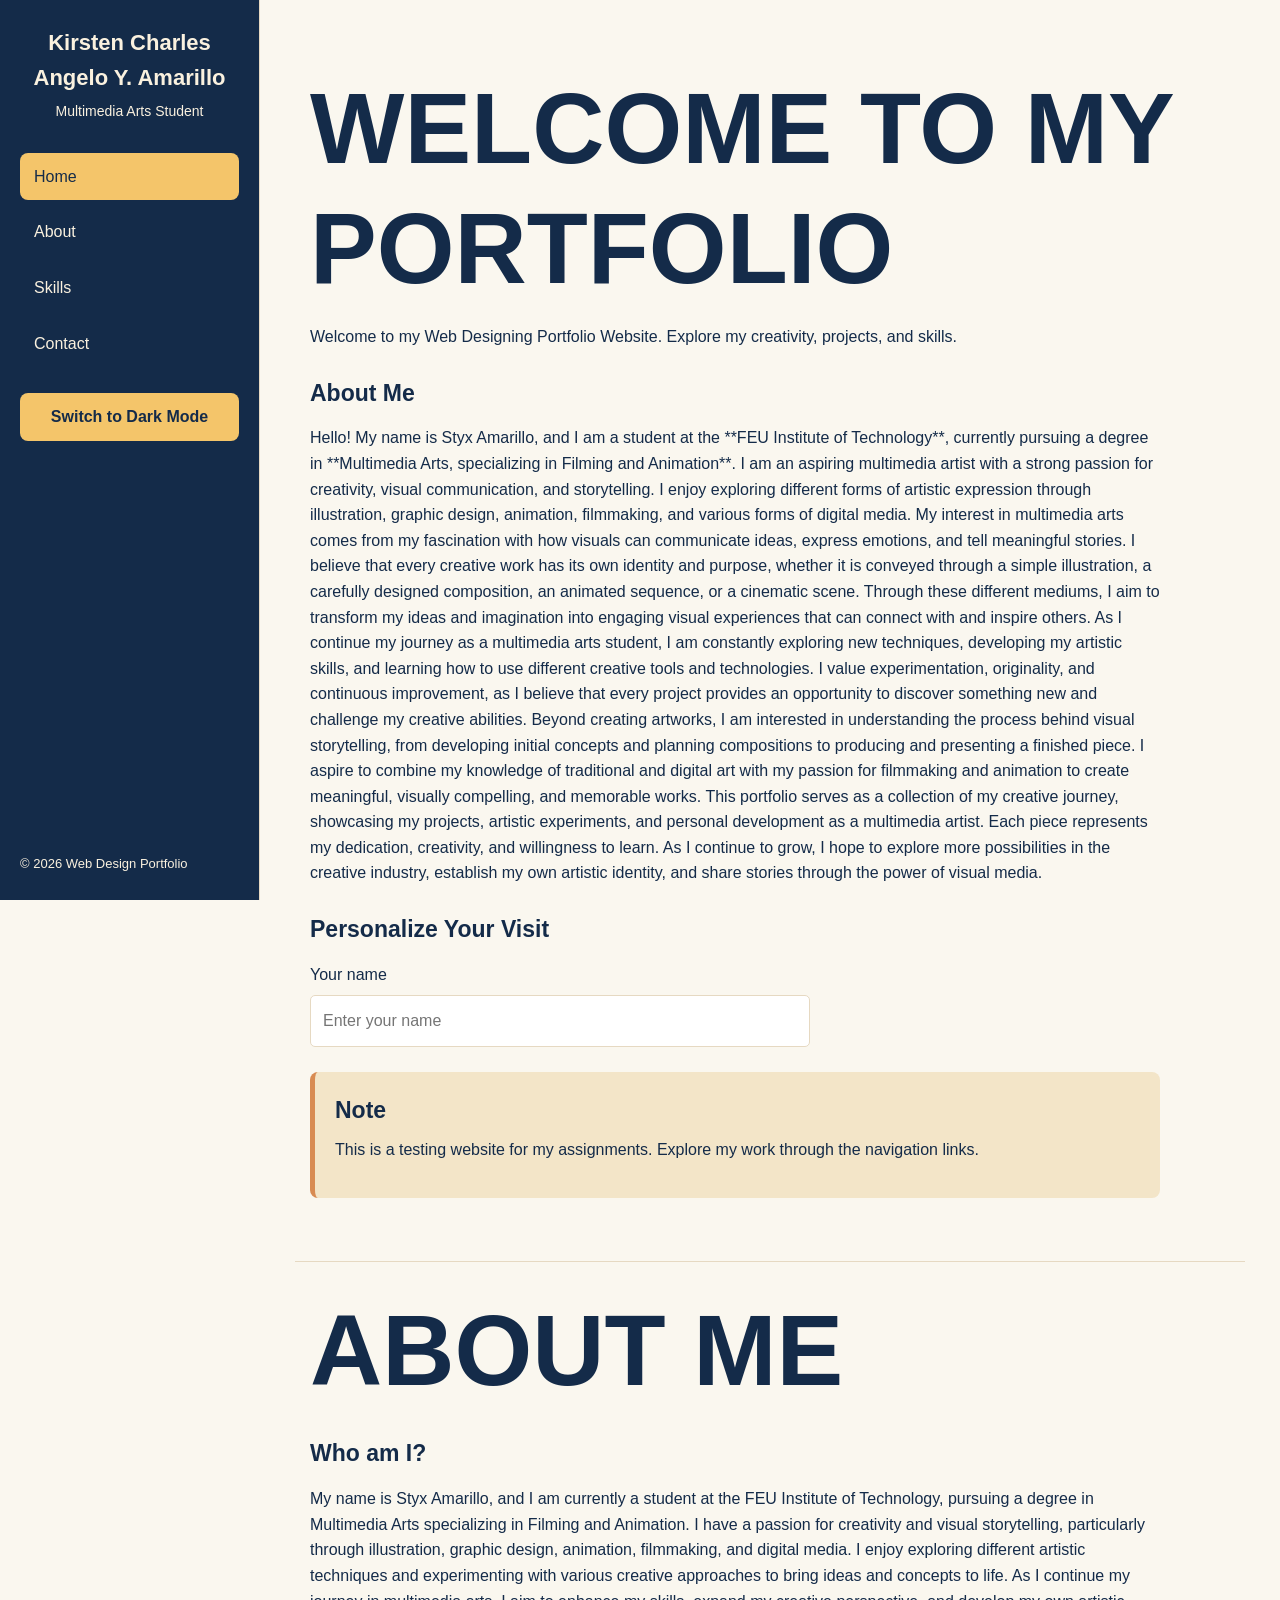
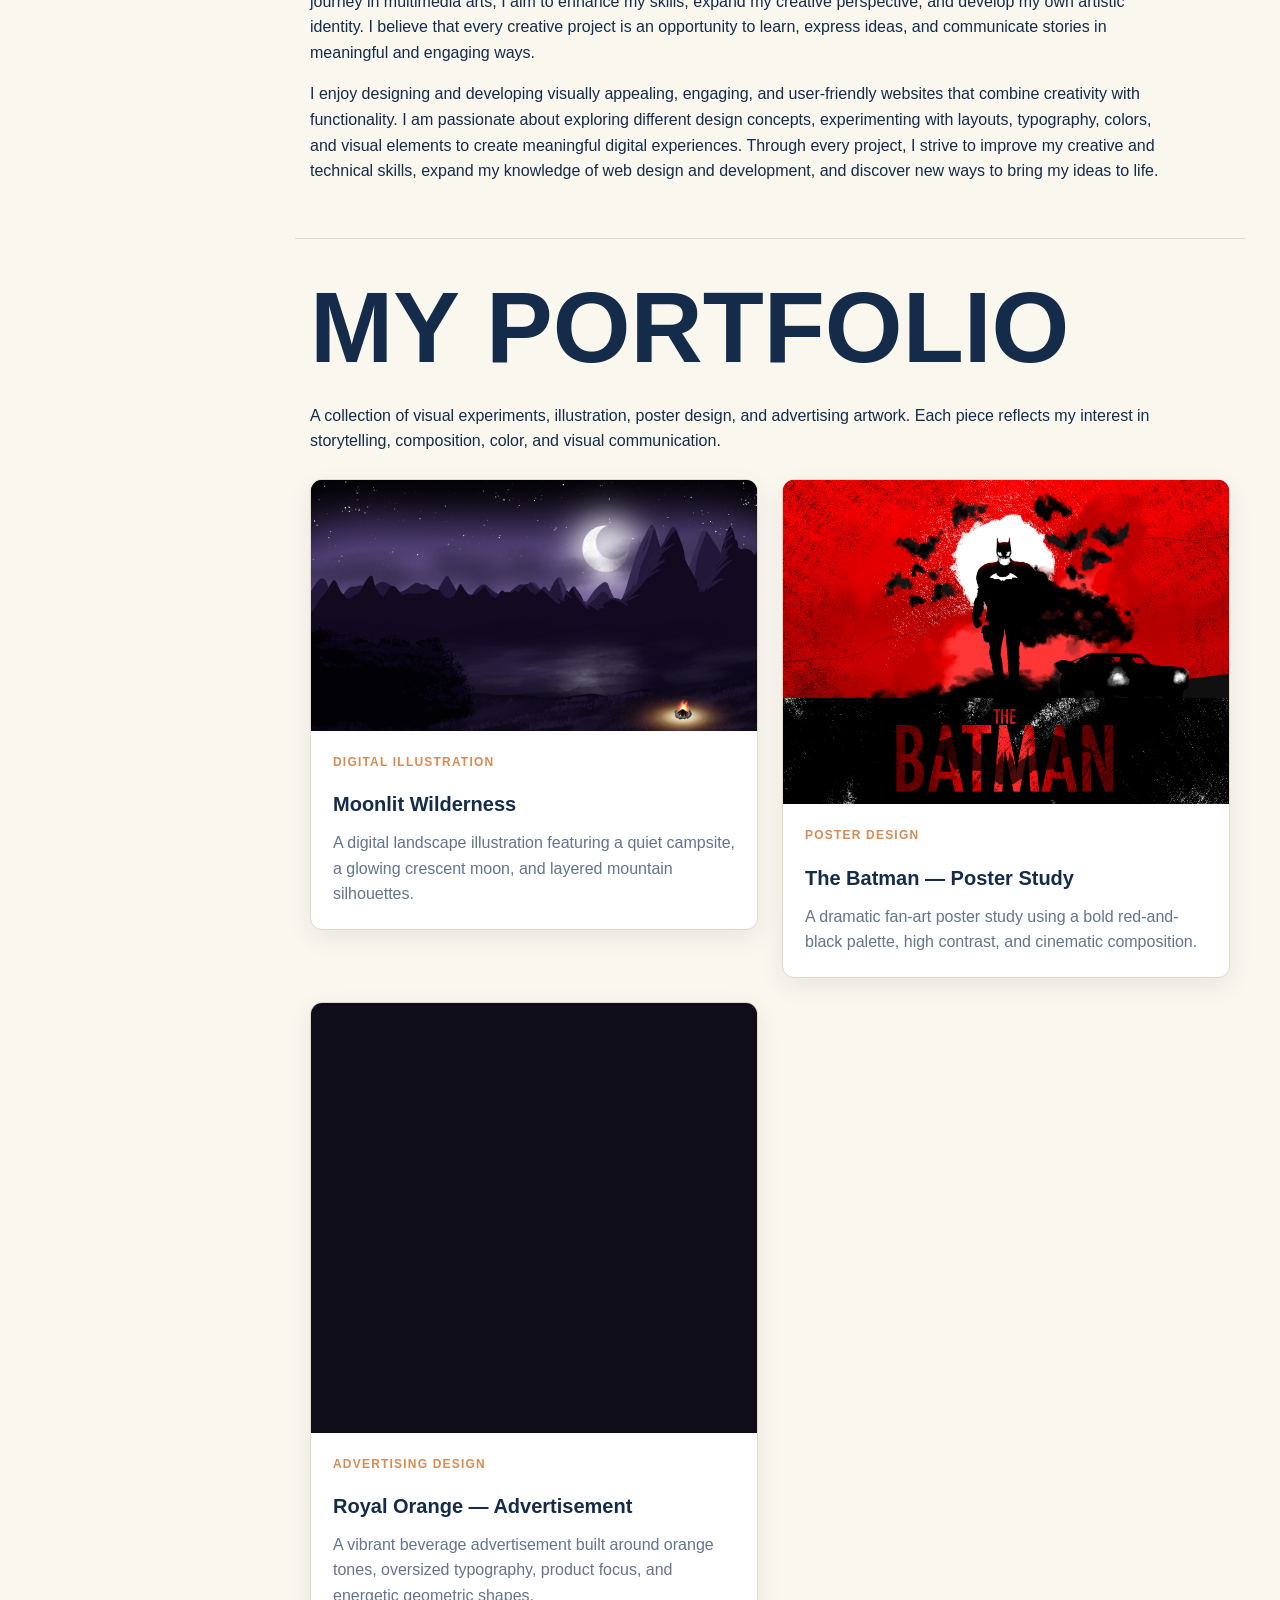
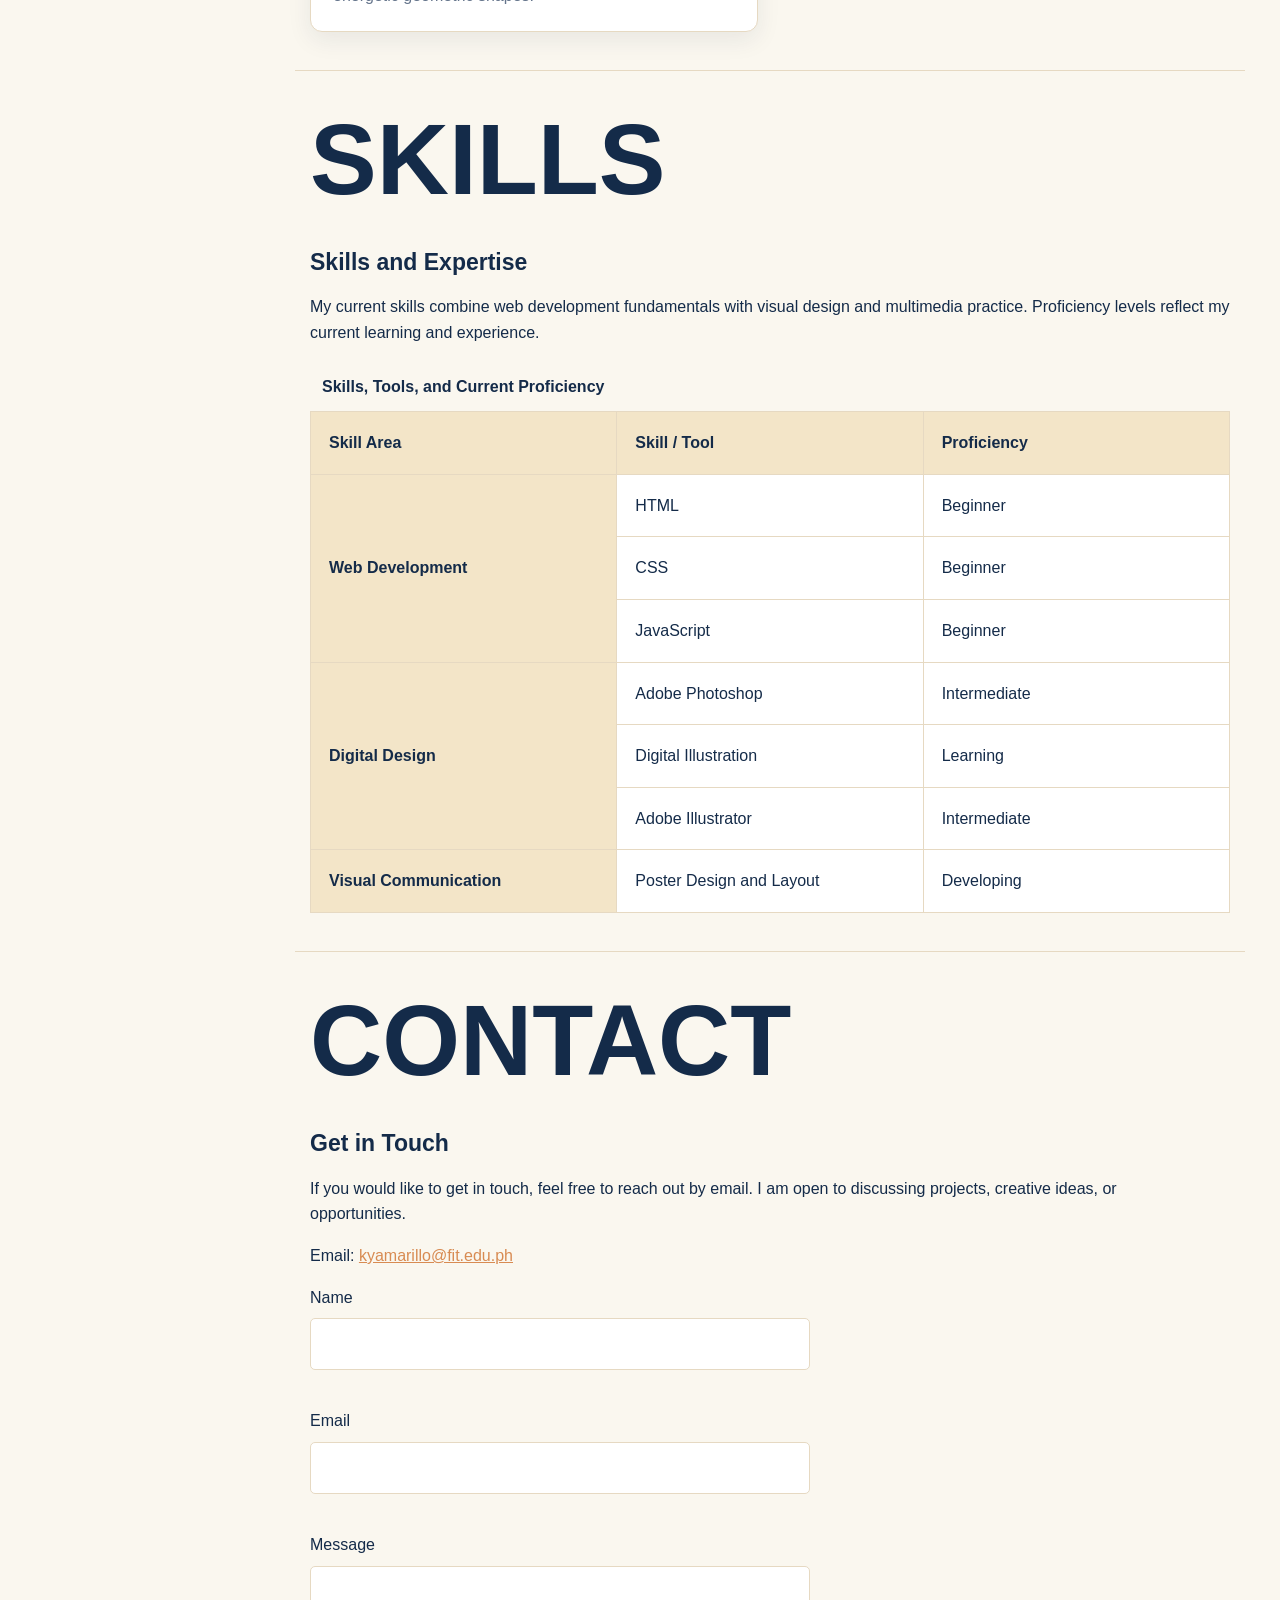
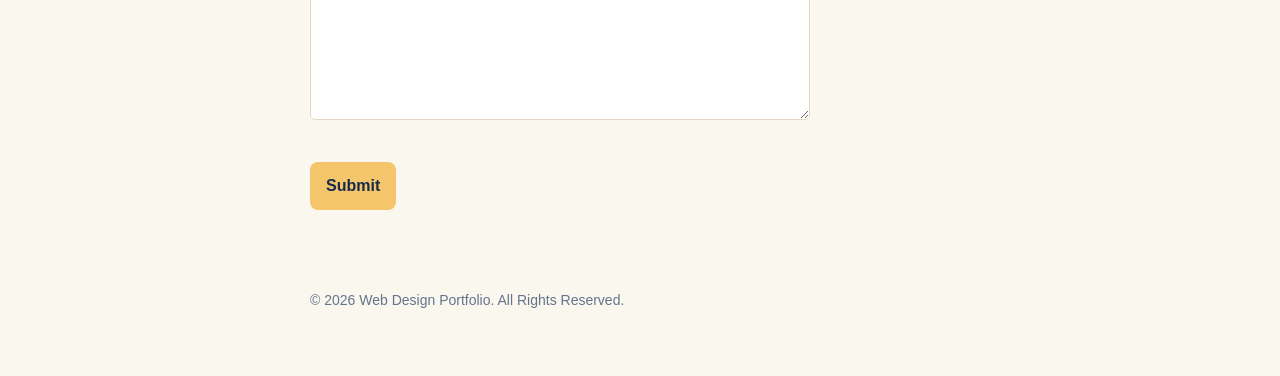
<file: index.html>
<!DOCTYPE html>
<html lang="en">
<head>
    <meta charset="UTF-8">
    <meta name="viewport" content="width=device-width, initial-scale=1.0">
    <meta name="description" content="The creative portfolio of Styx Amarillo, a Multimedia Arts student specializing in Filming and Animation.">
    <title>Web Design Portfolio</title>

    <link rel="stylesheet" href="css/style.css">
    <script src="js/settings.js"></script>
    <script src="js/script.js" defer></script>
</head>
<body>
    <aside class="sidebar">
        <div class="sidebar-profile">
            <h2>Kirsten Charles Angelo Y. Amarillo</h2>
            <p>Multimedia Arts Student</p>
        </div>

        <button
            class="menu-button"
            type="button"
            aria-expanded="false"
            aria-controls="navigation-menu">
            Menu
        </button>

        <nav id="navigation-menu" aria-label="Main navigation">
            <a href="#home" class="nav-link" aria-current="location">Home</a>
            <a href="#about" class="nav-link">About</a>
            <a href="#skills" class="nav-link">Skills</a>
            <a href="#contact" class="nav-link">Contact</a>
        </nav>

        <div class="sidebar-controls">
            <button id="theme-toggle" type="button" aria-pressed="false">
                Switch to Dark Mode
            </button>
        </div>

        <footer class="sidebar-footer">
            <p>© 2026 Web Design Portfolio</p>
        </footer>
    </aside>

    <main class="main-content">
        <section id="home" class="content-section">
            <header>
                <h1>WELCOME TO MY PORTFOLIO</h1>
                <p>Welcome to my Web Designing Portfolio Website. Explore my creativity, projects, and skills.</p>
            </header>

            <article>
                <h2>About Me</h2>
                <p>
                    Hello! My name is Styx Amarillo, and I am a student at the **FEU Institute of Technology**, currently pursuing a degree in **Multimedia Arts, specializing in Filming and Animation**. I am an aspiring multimedia artist with a strong passion for creativity, visual communication, and storytelling. I enjoy exploring different forms of artistic expression through illustration, graphic design, animation, filmmaking, and various forms of digital media.
                    My interest in multimedia arts comes from my fascination with how visuals can communicate ideas, express emotions, and tell meaningful stories. I believe that every creative work has its own identity and purpose, whether it is conveyed through a simple illustration, a carefully designed composition, an animated sequence, or a cinematic scene. Through these different mediums, I aim to transform my ideas and imagination into engaging visual experiences that can connect with and inspire others.
                    As I continue my journey as a multimedia arts student, I am constantly exploring new techniques, developing my artistic skills, and learning how to use different creative tools and technologies. I value experimentation, originality, and continuous improvement, as I believe that every project provides an opportunity to discover something new and challenge my creative abilities.
                    Beyond creating artworks, I am interested in understanding the process behind visual storytelling, from developing initial concepts and planning compositions to producing and presenting a finished piece. I aspire to combine my knowledge of traditional and digital art with my passion for filmmaking and animation to create meaningful, visually compelling, and memorable works.
                    This portfolio serves as a collection of my creative journey, showcasing my projects, artistic experiments, and personal development as a multimedia artist. Each piece represents my dedication, creativity, and willingness to learn. As I continue to grow, I hope to explore more possibilities in the creative industry, establish my own artistic identity, and share stories through the power of visual media.
                </p>
            </article>

            <div class="personalize">
                <h2>Personalize Your Visit</h2>
                <label for="visitor-name">Your name</label>
                <input
                    id="visitor-name"
                    name="visitor-name"
                    type="text"
                    autocomplete="given-name"
                    placeholder="Enter your name">
                <p id="visitor-greeting" class="visitor-greeting" aria-live="polite"></p>
            </div>

            <aside class="note">
                <h2>Note</h2>
                <p>This is a testing website for my assignments. Explore my work through the navigation links.</p>
            </aside>
        </section>

        <section id="about" class="content-section">
            <header><h1>ABOUT ME</h1></header>
            <article>
                <h2>Who am I?</h2>
                <p>
                    My name is Styx Amarillo, and I am currently a student at the FEU Institute of Technology, pursuing a degree in Multimedia Arts specializing in Filming and Animation. 
                    I have a passion for creativity and visual storytelling, particularly through illustration, graphic design, animation, filmmaking, and digital media. 
                    I enjoy exploring different artistic techniques and experimenting with various creative approaches to bring ideas and concepts to life. 
                    As I continue my journey in multimedia arts, I aim to enhance my skills, expand my creative perspective, and develop my own artistic identity. I believe that every creative project is an opportunity to learn, express ideas, and communicate stories in meaningful and engaging ways.       
                </p>
                <p>
                    I enjoy designing and developing visually appealing, engaging, and user-friendly websites that combine creativity with functionality. 
                    I am passionate about exploring different design concepts, experimenting with layouts, typography, colors, and visual elements to create meaningful digital experiences. 
                    Through every project, I strive to improve my creative and technical skills, expand my knowledge of web design and development, and discover new ways to bring my ideas to life.
                </p>
            </article>
        </section>

                <section id="portfolio" class="content-section">
            <header>
                <h1>MY PORTFOLIO</h1>
                <p>
                    A collection of visual experiments, illustration, poster design,
                    and advertising artwork. Each piece reflects my interest in
                    storytelling, composition, color, and visual communication.
                </p>
            </header>
            <div id="project-container" class="project-grid" aria-live="polite"></div>
        </section>

        <section id="skills" class="content-section">
            <header><h1>SKILLS</h1></header>
            <article>
                <h2>Skills and Expertise</h2>
                <p>
                    My current skills combine web development fundamentals with
                    visual design and multimedia practice. Proficiency levels reflect
                    my current learning and experience.
                </p>
                <div class="table-wrapper">
                    <table>
                        <caption>Skills, Tools, and Current Proficiency</caption>
                        <thead>
                            <tr>
                                <th scope="col">Skill Area</th>
                                <th scope="col">Skill / Tool</th>
                                <th scope="col">Proficiency</th>
                            </tr>
                        </thead>
                        <tbody>
                            <tr>
                                <th scope="rowgroup" rowspan="3">Web Development</th>
                                <td>HTML</td>
                                <td>Beginner</td>
                            </tr>
                            <tr>
                                <td>CSS</td>
                                <td>Beginner</td>
                            </tr>
                            <tr>
                                <td>JavaScript</td>
                                <td>Beginner</td>
                            </tr>

                            <tr>
                                <th scope="rowgroup" rowspan="3">Digital Design</th>
                                <td>Adobe Photoshop</td>
                                <td>Intermediate</td>
                            </tr>
                            <tr>
                                <td>Digital Illustration</td>
                                <td>Learning</td>
                            </tr>
                            <tr>
                                <td>Adobe Illustrator</td>
                                <td>Intermediate</td>
                            </tr>

                            <tr>
                                <th scope="rowgroup" rowspan="3">Visual Communication</th>
                                <td>Poster Design and Layout</td>
                                <td>Developing</td>
                            </tr>
                        </tbody>
                    </table>
                </div>
            </article>
        </section>

        <section id="contact" class="content-section">
            <header><h1>CONTACT</h1></header>
            <article>
                <h2>Get in Touch</h2>
                <p>
                    If you would like to get in touch, feel free to reach out by email.
                    I am open to discussing projects, creative ideas, or opportunities.
                </p>
                <p>
                    Email:
                    <a href="mailto:kyamarillo@fit.edu.ph">kyamarillo@fit.edu.ph</a>
                </p>

                <form id="contact-form" novalidate>
                    <div class="form-field">
                        <label for="name">Name</label>
                        <input id="name" name="name" type="text" autocomplete="name"
                               required aria-describedby="name-error">
                        <span id="name-error" class="field-error"></span>
                    </div>

                    <div class="form-field">
                        <label for="email">Email</label>
                        <input id="email" name="email" type="email" autocomplete="email"
                               required aria-describedby="email-error">
                        <span id="email-error" class="field-error"></span>
                    </div>

                    <div class="form-field">
                        <label for="message">Message</label>
                        <textarea id="message" name="message" rows="5"
                                  required aria-describedby="message-error"></textarea>
                        <span id="message-error" class="field-error"></span>
                    </div>

                    <button type="submit">Submit</button>
                    <p id="form-status" role="status" aria-live="polite"></p>
                </form>
            </article>
        </section>

        <footer class="main-footer">
            <p>© 2026 Web Design Portfolio. All Rights Reserved.</p>
        </footer>
    </main>
</body>
</html>
</file>
<file: css/style.css>
:root {
  color-scheme: light;
  --bg: #FAF7EF; --surface: #FFFFFF; --sidebar: #142B49; --text: #142B49;
  --muted: #64748B; --sidebar-text: #FAF1DF; --accent: #F4C56A; --accent-hover: #E5A943;
  --border: #E6D9C2; --hover: #F3E5C8; --btn-text: #142B49; --terracotta: #D88B52;
  --r-sm: 5px; --r-md: 8px; --r-lg: 12px;
}

html[data-theme="dark"] {
  color-scheme: dark;
  --bg: #101E30; --surface: #192D47; --sidebar: #0B1728; --text: #FAF1DF;
  --muted: #C0C9D5; --border: #344B66; --hover: #293F59; --terracotta: #E6A06D;
}

*, *::before, *::after { margin: 0; padding: 0; box-sizing: border-box; }
html { scroll-behavior: smooth; scroll-padding-top: 25px; }

body {
  min-height: 100vh; font-family: Arial, Helvetica, sans-serif; line-height: 1.6;
  background: var(--bg); color: var(--text); overflow-x: hidden;
  transition: background-color 0.3s ease, color 0.3s ease;
}

button, input, textarea, select { font: inherit; }
button { cursor: pointer; }
a { color: var(--terracotta); }
a:hover { color: var(--accent-hover); }
:focus-visible { outline: 3px solid var(--accent); outline-offset: 3px; }

.sidebar {
  position: fixed; inset: 0 auto 0 0; width: 260px; padding: 25px 20px;
  display: flex; flex-direction: column; gap: 18px; overflow-y: auto;
  background: var(--sidebar); color: var(--sidebar-text);
  border-right: 1px solid var(--border); z-index: 1000;
}

.sidebar-profile { display: flex; flex-direction: column; align-items: center; text-align: center; margin-bottom: 12px; }
.profile-picture { width: 120px; height: 120px; margin-bottom: 16px; object-fit: cover; border-radius: 50%; border: 3px solid var(--accent); }
.sidebar-profile h2 { margin-bottom: 5px; font-size: 22px; }
.sidebar-profile p { font-size: 14px; }

.sidebar nav { display: flex; flex-direction: column; gap: 8px; }
.sidebar nav a, .nav-link {
  display: block; padding: 11px 14px; color: var(--sidebar-text); text-decoration: none;
  border-radius: var(--r-md); transition: color 0.25s ease, background-color 0.25s ease, transform 0.25s ease;
}
.sidebar nav a:hover, .sidebar nav a.active { background: var(--accent); color: var(--btn-text); }
.nav-link:hover { transform: translateX(5px); }

.menu-button { display: none; }
.sidebar-controls { margin-top: 8px; }
.sidebar-controls button, #contact-form button, .menu-button {
  padding: 11px 16px; border: 0; border-radius: var(--r-md);
  background: var(--accent); color: var(--btn-text); font-weight: 700;
  transition: background-color 0.2s ease, transform 0.2s ease;
}
.sidebar-controls button, .menu-button { width: 100%; }
.sidebar-controls button:hover, #contact-form button:hover { background: var(--accent-hover); }
.sidebar-footer { margin-top: auto; padding-top: 15px; font-size: 13px; }

.main-content { min-height: 100vh; margin-left: 260px; padding: 40px 35px; background: var(--bg); }
.content-section {
  padding: 28px 15px 38px; border-bottom: 1px solid var(--border); scroll-margin-top: 25px;
  opacity: 0; transform: translateY(25px); transition: opacity 0.8s ease, transform 0.8s ease;
}
.content-section.show-section { opacity: 1; transform: none; }
.content-section:last-of-type { border-bottom: 0; }
.content-section header { margin-bottom: 25px; }
.content-section h1 { margin-bottom: 16px; font-size: 100px; line-height: 1.2; }
.content-section h2 { margin-bottom: 14px; font-size: 23px; }
.content-section p { margin-bottom: 16px; }
.content-section article { max-width: 850px; }

.about-layout { display: flex; align-items: flex-start; justify-content: center; gap: 28px; max-width: 1000px; }
.about-photo {
  width: 240px; height: 300px; flex-shrink: 0; object-fit: cover; object-position: top;
  border-radius: var(--r-lg); border: 3px solid var(--accent); box-shadow: 0 8px 24px rgb(20 43 73 / 12%);
}

.personalize { margin: 25px 0; }
.personalize label, .form-field label { display: block; margin-bottom: 8px; }
.personalize input, .form-field input, .form-field textarea {
  width: 100%; max-width: 500px; padding: 12px;
  border: 1px solid var(--border); border-radius: var(--r-sm); background: var(--surface); color: var(--text);
}
.personalize input:focus, .form-field input:focus, .form-field textarea:focus { outline: 2px solid var(--accent); outline-offset: 2px; }
.visitor-greeting { margin-top: 8px; font-weight: 700; }

.note {
  max-width: 850px; margin: 25px 0; padding: 20px; background: var(--hover);
  border-left: 5px solid var(--terracotta); border-radius: var(--r-md);
}
.note h2 { margin-bottom: 8px; }

.form-field { margin-bottom: 18px; }
.form-field textarea { display: block; resize: vertical; }
.field-error { display: block; min-height: 1.2em; margin-top: 5px; color: #B91C1C; font-size: 13px; }
html[data-theme="dark"] .field-error { color: #FCA5A5; }
#contact-form button { margin-top: 4px; }
#form-status { margin-top: 15px; max-width: 650px; }
.main-footer { padding: 25px 15px; color: var(--muted); font-size: 14px; }

.eyebrow, .project-category { margin-bottom: 8px; color: var(--terracotta); font-weight: 800; text-transform: uppercase; }
.eyebrow { font-size: 0.78rem; letter-spacing: 0.16em; }
.project-category { font-size: 0.75rem; letter-spacing: 0.1em; }
.project-grid { display: grid; grid-template-columns: repeat(2, minmax(0, 1fr)); gap: 24px; align-items: start; }

.project-card {
  min-width: 0; overflow: hidden; background: var(--surface);
  border: 1px solid var(--border); border-radius: var(--r-lg);
  box-shadow: 0 8px 24px rgb(20 43 73 / 8%);
  transition: transform 0.25s ease, box-shadow 0.25s ease, border-color 0.25s ease;
}
.project-card:hover { transform: translateY(-5px); border-color: var(--accent); box-shadow: 0 14px 32px rgb(20 43 73 / 14%); }

.project-image { display: grid; place-items: center; min-height: 220px; max-height: 430px; overflow: hidden; background: #100d1b; }
.project-image img { display: block; width: 100%; height: 100%; max-height: 430px; object-fit: contain; }
.project-image.image-unavailable::after { content: "Artwork image unavailable"; padding: 24px; color: #fff; text-align: center; }

.project-content { padding: 22px; }
.project-content h2 { margin-bottom: 10px; font-size: 1.25rem; }
.project-content p:last-child { margin-bottom: 0; color: var(--muted); }

#skills article, #skills .table-wrapper, #skills table, .table-wrapper { width: 100%; max-width: none; overflow-x: auto; }
table, .skills-table { width: 100%; border-collapse: collapse; background: var(--surface); color: var(--text); }
#skills table { table-layout: fixed; }
caption { padding: 12px; font-weight: 700; text-align: left; }
th, td { padding: 14px; text-align: left; border: 1px solid var(--border); }
#skills th, #skills td { padding: 18px; }
th { background: var(--hover); }

.proficiency {
  display: flex;
  flex-direction: column;
  gap: 8px;
  min-width: 120px;
}

.proficiency span {
  font-size: 14px;
  color: var(--text);
}

.level-bar {
  width: 100%;
  height: 8px;
  background: var(--border);
  border-radius: 20px;
  overflow: hidden;
}

.level-fill {
  height: 100%;
  background: var(--accent);
  border-radius: 20px;
  animation: fillLevel 1.2s ease forwards;
}

.level-fill.intermediate { width: 65%; }
.level-fill.beginner { width: 30%; }
.level-fill.developing { width: 45%; }
.level-fill.learning { width: 20%; }

@keyframes fillLevel {
  from { width: 0; }
}

#welcome-screen {
  position: fixed; inset: 0; height: 100dvh; background: #172F50;
  display: flex; justify-content: center; align-items: center; text-align: center;
  z-index: 99999; padding: 25px; transition: opacity 0.7s ease, visibility 0.7s ease;
}
#welcome-screen.hide-intro { opacity: 0; visibility: hidden; pointer-events: none; }
.welcome-content { width: 100%; max-width: 650px; animation: welcomeAppear 1s ease; }
.welcome-label { color: #F6C66D; font-size: 14px; font-weight: 700; letter-spacing: 5px; margin-bottom: 25px; }
.welcome-content h1 { color: #F6C66D; font-size: clamp(30px, 6vw, 55px); margin-bottom: 15px; }
.welcome-content h2 { color: #FFFFFF; font-size: 25px; margin-bottom: 20px; }
.welcome-description { color: #FFFFFF; font-size: 16px; line-height: 1.8; margin-bottom: 35px; }

#enter-portfolio {
  background: #F6C66D; color: #172F50; border: 0; border-radius: 10px;
  padding: 16px 30px; font-size: 16px; font-weight: 700; transition: 0.3s ease;
}
#enter-portfolio:hover { background: #FFFFFF; transform: translateY(-3px); }
.welcome-footer { color: #FFFFFF; font-size: 12px; letter-spacing: 3px; margin-top: 45px; }

@keyframes welcomeAppear {
  from { opacity: 0; transform: translateY(25px); }
  to { opacity: 1; transform: none; }
}

@media (max-width: 900px) {
  .sidebar { width: 220px; padding: 22px 15px; }
  .main-content { margin-left: 220px; padding: 30px 20px; }
  .content-section h1 { font-size: 32px; }
}

@media (max-width: 768px) {
  .sidebar {
    position: relative; inset: auto; width: 100%; padding: 20px; overflow: visible;
    border-right: 0; border-bottom: 1px solid var(--border); gap: 12px;
  }
  .profile-picture { width: 90px; height: 90px; }
  .menu-button { display: block; }
  .sidebar nav { display: none; padding: 12px; background: var(--surface); border: 1px solid var(--border); border-radius: var(--r-md); }
  .sidebar nav.show { display: flex; }
  .sidebar nav a { color: var(--text); }
  .sidebar-controls { max-width: 220px; }
  .sidebar-footer { margin-top: 4px; }

  .main-content { margin-left: 0; min-height: auto; padding: 20px 15px; }
  .content-section { padding: 25px 0; }
  .content-section h1 { font-size: 29px; }
  .about-layout { flex-direction: column; align-items: center; gap: 20px; }
  .about-photo { width: 200px; height: 250px; }
  .note { max-width: 100%; }

  .skills-table { min-width: 750px; table-layout: auto; }
  .skills-table th, .skills-table td { padding: 16px; font-size: 15px; }
  .skills-table th:nth-child(1), .skills-table td:nth-child(1) { width: 30%; }
  .skills-table th:nth-child(2), .skills-table td:nth-child(2) { width: 45%; }
  .skills-table th:nth-child(3), .skills-table td:nth-child(3) { width: 25%; }

  .form-field input, .form-field textarea, .personalize input { max-width: 100%; }
}

@media (max-width: 600px) {
  .proficiency { min-width: 100px; }
  .proficiency span { font-size: 12px; }
  .level-bar { height: 6px; }
}

@media (max-width: 480px) {
  .sidebar { padding: 18px; }
  .sidebar-profile h2, .sidebar h2 { font-size: 20px; }
  .sidebar img { width: 75px; height: 75px; }
  .main-content { padding: 15px; }
  .content-section { padding: 20px 0; }
  .content-section h1, h1 { font-size: 25px; line-height: 1.3; }
  .content-section h2, h2 { font-size: 20px; }
  h3 { font-size: 18px; }
  p { font-size: 14px; line-height: 1.7; overflow-wrap: break-word; }

  .project-grid { grid-template-columns: 1fr; }
  .note { padding: 16px; }
  th, td { padding: 10px; font-size: 14px; }

  #welcome-screen { padding: 20px; }
  .welcome-content h2 { font-size: 21px; }
  .welcome-description { font-size: 14px; }
  #enter-portfolio { width: 100%; font-size: 14px; }
}

@media (prefers-reduced-motion: reduce) {
  html { scroll-behavior: auto; }
  *, *::before, *::after {
    transition-duration: 0.01ms !important; animation-duration: 0.01ms !important;
    animation-iteration-count: 1 !important; transform: none !important;
  }
  .content-section { opacity: 1; }
}
</file>
